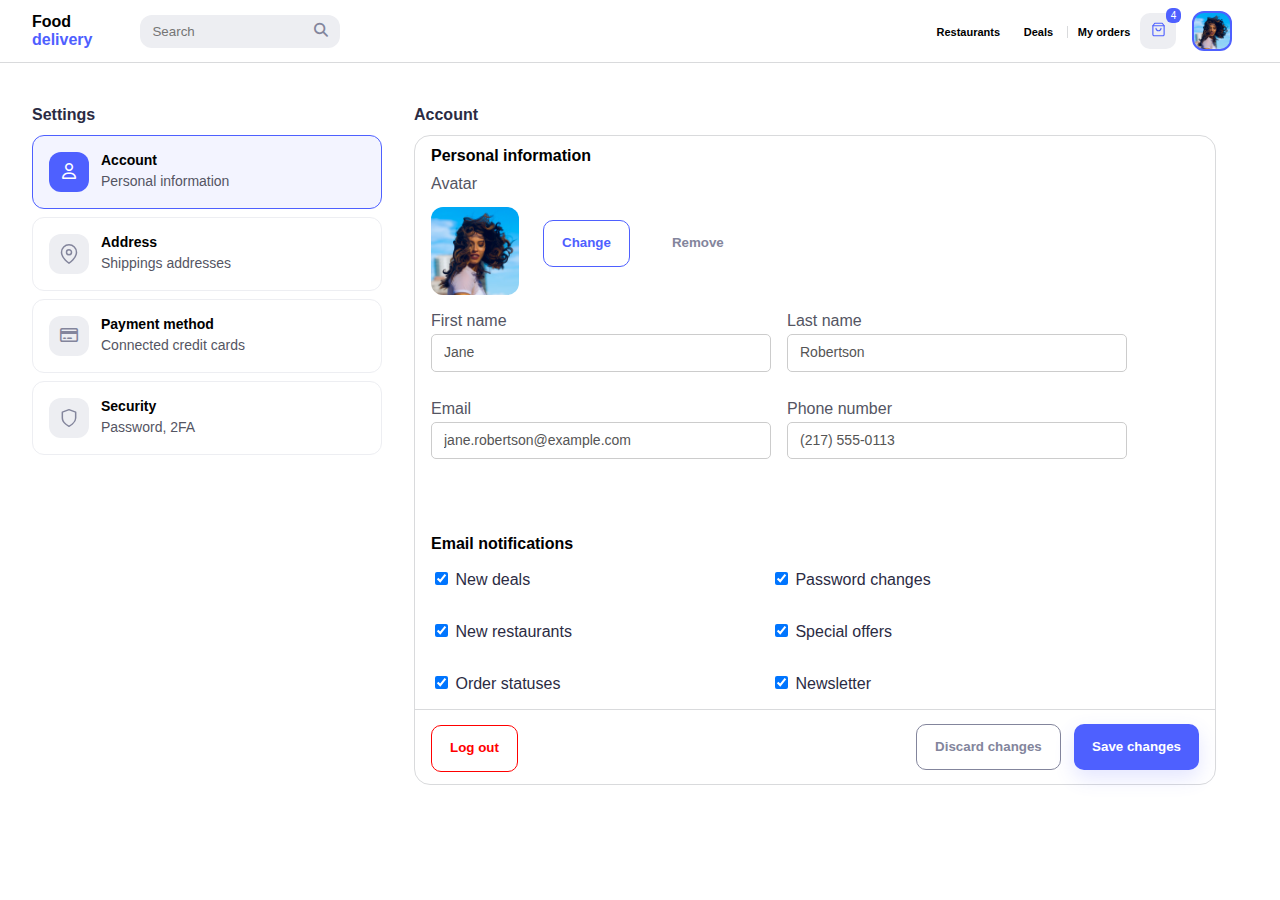
<file: Account Settings page/index.html>
<!DOCTYPE html>
<html lang="en">
  <head>
    <meta charset="UTF-8" />
    <meta http-equiv="X-UA-Compatible" content="IE=edge" />
    <meta name="viewport" content="width=device-width, initial-scale=1.0" />
    <link
      rel="stylesheet"
      href="https://cdnjs.cloudflare.com/ajax/libs/font-awesome/6.1.1/css/all.min.css"
    />
    <link rel="stylesheet" href="./css/style.css" />
    <title>Account settings</title>
  </head>
  <body>
    <header class="flex-container">
      <section>
        <h1>Food<br /><span>delivery</span></h1>
        <div class="search-bar-container">
          <span>
            <i class="fa-solid fa-magnifying-glass"></i>
          </span>
          <input type="search" name="search-bar" placeholder="Search" />
        </div>
      </section>
      <nav>
        <ul>
          <li><a href="/">Restaurants</a></li>
          <li>
            <a href="/"> Deals </a>
          </li>
          <li>
            <a href="/"> My orders </a>
          </li>
        </ul>
        <div>
          <span class="quantity-badge">4</span>
          <button>
            <svg
              width="15"
              height="15"
              viewBox="0 0 20 20"
              fill="none"
              xmlns="http://www.w3.org/2000/svg"
            >
              <path
                d="M5 1.66666L2.5 4.99999V16.6667C2.5 17.1087 2.67559 17.5326 2.98816 17.8452C3.30072 18.1577 3.72464 18.3333 4.16667 18.3333H15.8333C16.2754 18.3333 16.6993 18.1577 17.0118 17.8452C17.3244 17.5326 17.5 17.1087 17.5 16.6667V4.99999L15 1.66666H5Z"
                stroke="#4E60FF"
                stroke-width="1.5"
                stroke-linecap="round"
                stroke-linejoin="round"
              />
              <path
                d="M2.5 5H17.5"
                stroke="#4E60FF"
                stroke-width="1.5"
                stroke-linecap="round"
                stroke-linejoin="round"
              />
              <path
                d="M13.3333 8.33334C13.3333 9.2174 12.9821 10.0652 12.357 10.6904C11.7319 11.3155 10.884 11.6667 9.99999 11.6667C9.11593 11.6667 8.26809 11.3155 7.64297 10.6904C7.01785 10.0652 6.66666 9.2174 6.66666 8.33334"
                stroke="#4E60FF"
                stroke-width="1.5"
                stroke-linecap="round"
                stroke-linejoin="round"
              />
            </svg>
          </button>
        </div>
        <div></div>
      </nav>
    </header>

    <main>
      <aside>
        <h1>Settings</h1>
        <nav class="settings-nav">
          <ul>
            <li class="settings-active-item">
              <div>
                <div class="settings-item-icon-container">
                  <i class="fa-regular fa-user"></i>
                </div>
                <div>
                  <h4>Account</h4>
                  <span> Personal information </span>
                </div>
              </div>
            </li>

            <li>
              <div>
                <div class="settings-item-icon-container">
                  <svg
                    width="20"
                    height="20"
                    viewBox="0 0 20 20"
                    fill="none"
                    xmlns="http://www.w3.org/2000/svg"
                    style="margin: 10px"
                  >
                    <path
                      d="M17.5 8.33333C17.5 14.1667 10 19.1667 10 19.1667C10 19.1667 2.5 14.1667 2.5 8.33333C2.5 6.3442 3.29018 4.43655 4.6967 3.03003C6.10322 1.6235 8.01088 0.833328 10 0.833328C11.9891 0.833328 13.8968 1.6235 15.3033 3.03003C16.7098 4.43655 17.5 6.3442 17.5 8.33333Z"
                      stroke="#83859C"
                      stroke-width="1.5"
                      stroke-linecap="round"
                      stroke-linejoin="round"
                    />
                    <path
                      d="M10 10.8333C11.3807 10.8333 12.5 9.71404 12.5 8.33333C12.5 6.95262 11.3807 5.83333 10 5.83333C8.61929 5.83333 7.5 6.95262 7.5 8.33333C7.5 9.71404 8.61929 10.8333 10 10.8333Z"
                      stroke="#83859C"
                      stroke-width="1.5"
                      stroke-linecap="round"
                      stroke-linejoin="round"
                    />
                  </svg>
                </div>
                <div>
                  <h4>Address</h4>
                  <span> Shippings addresses </span>
                </div>
              </div>
            </li>

            <li>
              <div>
                <div class="settings-item-icon-container">
                  <i class="fa-regular fa-credit-card"></i>
                </div>
                <div>
                  <h4>Payment method</h4>
                  <span> Connected credit cards </span>
                </div>
              </div>
            </li>

            <li>
              <div>
                <div class="settings-item-icon-container">
                  <svg
                    width="20"
                    height="20"
                    viewBox="0 0 20 20"
                    fill="none"
                    xmlns="http://www.w3.org/2000/svg"
                    style="margin: 10px"
                  >
                    <path
                      d="M9.99998 18.3333C9.99998 18.3333 16.6666 15 16.6666 10V4.16667L9.99998 1.66667L3.33331 4.16667V10C3.33331 15 9.99998 18.3333 9.99998 18.3333Z"
                      stroke="#83859C"
                      stroke-width="1.5"
                      stroke-linecap="round"
                      stroke-linejoin="round"
                    />
                  </svg>
                </div>
                <div>
                  <h4>Security</h4>
                  <span> Password, 2FA </span>
                </div>
              </div>
            </li>
          </ul>
        </nav>
      </aside>

      <section class="selected-settings-item-container">
        <h1>Account</h1>
        <div>
          <form action="/">
            <h1>Personal information</h1>
            <section>
              <div class="avatar-settings-container">
                <label>
                  <span> Avatar </span>
                  <input
                    type="image"
                    src="./assets/profilePic.png"
                    alt="Profile image"
                  />
                </label>

                <div>
                  <button class="form-btn">Change</button>
                </div>

                <div>
                  <button class="form-btn">Remove</button>
                </div>
              </div>

              <div class="txt-inp-container">
                <label>
                  <span> First name </span>
                  <input type="text" name="first-name" value="Jane" required />
                </label>
                <label>
                  <span> Last name </span>
                  <input
                    type="text"
                    name="last-name"
                    value="Robertson"
                    required
                  />
                </label>
              </div>
              <div class="txt-inp-container">
                <label>
                  <span> Email </span>
                  <input
                    type="email"
                    name="email"
                    value="jane.robertson@example.com"
                    required
                  />
                </label>
                <label>
                  <span> Phone number </span>
                  <input
                    type="tel"
                    name="phone-number"
                    value="(217) 555-0113"
                    required
                  />
                </label>
              </div>

              <h1>Email notifications</h1>
              <div class="checkbox-inp-container">
                <div>
                  <label>
                    <input type="checkbox" name="new-deals" checked />
                    New deals
                  </label>
                  <label>
                    <input type="checkbox" name="new-restaurants" checked />
                    New restaurants
                  </label>
                  <label>
                    <input type="checkbox" name="order-statuses" checked />
                    Order statuses
                  </label>
                </div>
                <div>
                  <label>
                    <input type="checkbox" name="password-changes" checked />
                    Password changes
                  </label>
                  <label>
                    <input type="checkbox" name="special-offers" checked />
                    Special offers
                  </label>
                  <label>
                    <input type="checkbox" name="newsletter" checked />
                    Newsletter
                  </label>
                </div>
              </div>
              <div class="log-out-btn-container">
                <button class="form-btn">
                  <a href="/">Log out</a>
                </button>
              </div>
            </section>

            <div class="form-btns-container">
              <input
                class="form-btn"
                type="submit"
                name="submit"
                value="Save changes"
              />
              <input class="form-btn" type="reset" value="Discard changes" />
            </div>
          </form>
        </div>
      </section>
    </main>

    <footer></footer>
  </body>
</html>
</file>
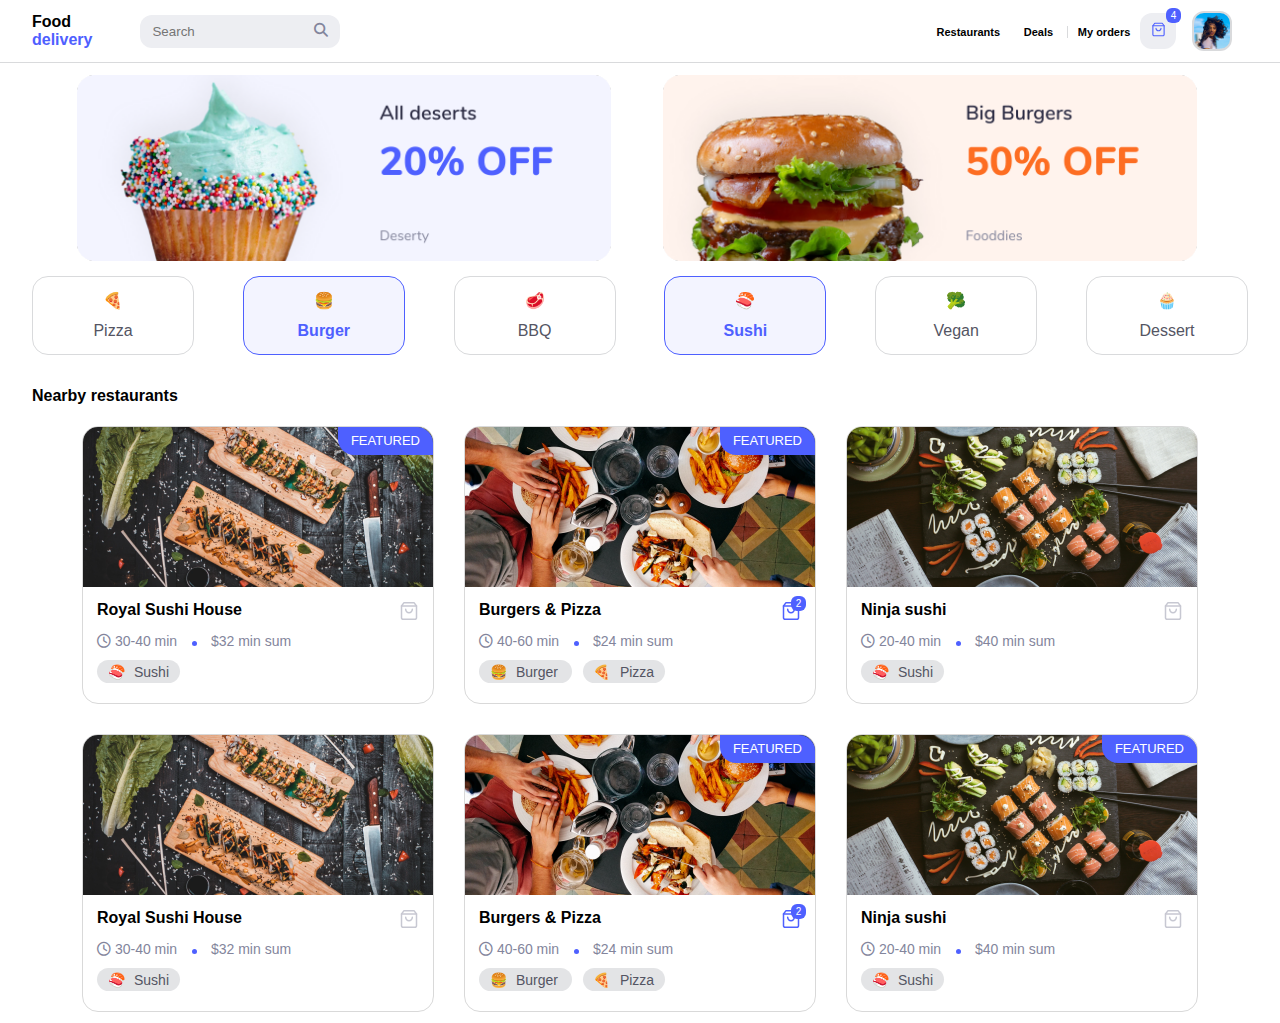
<file: Home page/index.html>
<!DOCTYPE html>
<html lang="en">
  <head>
    <meta charset="UTF-8" />
    <meta http-equiv="X-UA-Compatible" content="IE=edge" />
    <meta name="viewport" content="width=device-width, initial-scale=1.0" />
    <link
      rel="stylesheet"
      href="https://cdnjs.cloudflare.com/ajax/libs/font-awesome/6.1.1/css/all.min.css"
    />
    <link rel="stylesheet" href="./css/style.css" />
    <title>Home</title>
  </head>

  <body>
    <header class="flex-container">
      <section>
        <h1>Food<br /><span>delivery</span></h1>
        <div class="search-bar-container">
          <span>
            <i class="fa-solid fa-magnifying-glass"></i>
          </span>
          <input type="search" name="search-bar" placeholder="Search" />
        </div>
      </section>
      <nav>
        <ul>
          <li><a href="/">Restaurants</a></li>
          <li>
            <a href="/"> Deals </a>
          </li>
          <li>
            <a href="/"> My orders </a>
          </li>
        </ul>
        <div>
          <span class="quantity-badge">4</span>
          <button>
            <svg
              width="15"
              height="15"
              viewBox="0 0 20 20"
              fill="none"
              xmlns="http://www.w3.org/2000/svg"
            >
              <path
                d="M5 1.66666L2.5 4.99999V16.6667C2.5 17.1087 2.67559 17.5326 2.98816 17.8452C3.30072 18.1577 3.72464 18.3333 4.16667 18.3333H15.8333C16.2754 18.3333 16.6993 18.1577 17.0118 17.8452C17.3244 17.5326 17.5 17.1087 17.5 16.6667V4.99999L15 1.66666H5Z"
                stroke="#4E60FF"
                stroke-width="1.5"
                stroke-linecap="round"
                stroke-linejoin="round"
              />
              <path
                d="M2.5 5H17.5"
                stroke="#4E60FF"
                stroke-width="1.5"
                stroke-linecap="round"
                stroke-linejoin="round"
              />
              <path
                d="M13.3333 8.33334C13.3333 9.2174 12.9821 10.0652 12.357 10.6904C11.7319 11.3155 10.884 11.6667 9.99999 11.6667C9.11593 11.6667 8.26809 11.3155 7.64297 10.6904C7.01785 10.0652 6.66666 9.2174 6.66666 8.33334"
                stroke="#4E60FF"
                stroke-width="1.5"
                stroke-linecap="round"
                stroke-linejoin="round"
              />
            </svg>
          </button>
        </div>
        <div></div>
      </nav>
    </header>

    <main>
      <section class="deals-container flex-container">
        <picture>
          <source
            media="(max-width: 500px)"
            srcset="./assets/Deal1-responsive.png"
          />
          <img
            src="./assets/Deal1.png"
            alt="Deal1"
            style="border-radius: 18px"
          />
        </picture>
        <picture>
          <source
            media="(max-width: 500px)"
            srcset="./assets/Deal2-responsive.png"
          />
          <img
            src="./assets/Deal2.png"
            alt="Deal2"
            style="border-radius: 18px"
          />
        </picture>
      </section>
      <section class="category-menu">
        <nav>
          <ul>
            <li>
              <div class="category-item">
                <span>🍕</span>
                <p>Pizza</p>
              </div>
            </li>
            <li>
              <div class="category-item category-item-selected">
                <span>🍔</span>
                <p>Burger</p>
              </div>
            </li>
            <li>
              <div class="category-item">
                <span>🥩</span>
                <p>BBQ</p>
              </div>
            </li>
            <li>
              <div class="category-item category-item-selected">
                <span>🍣</span>
                <p>Sushi</p>
              </div>
            </li>
            <li>
              <div class="category-item">
                <span>🥦</span>
                <p>Vegan</p>
              </div>
            </li>
            <li>
              <div class="category-item">
                <span>🧁</span>
                <p>Dessert</p>
              </div>
            </li>
          </ul>
        </nav>
      </section>

      <section class="res-suggestion-container">
        <h1>Nearby restaurants</h1>
        <section class="res-container flex-container">
          <div class="res-item">
            <div
              class="res-img-wrapper"
              style="background-image: url('./assets/Royal-sushi-house.png')"
            >
              <span class="res-featured-item">Featured</span>
            </div>
            <div class="res-details-container">
              <div class="res-item-info">
                <span>
                  <svg
                    width="20"
                    height="20"
                    viewBox="0 0 20 20"
                    fill="none"
                    xmlns="http://www.w3.org/2000/svg"
                  >
                    <path
                      d="M5 1.66667L2.5 5.00001V16.6667C2.5 17.1087 2.67559 17.5326 2.98816 17.8452C3.30072 18.1577 3.72464 18.3333 4.16667 18.3333H15.8333C16.2754 18.3333 16.6993 18.1577 17.0118 17.8452C17.3244 17.5326 17.5 17.1087 17.5 16.6667V5.00001L15 1.66667H5Z"
                      stroke="#C7C8D2"
                      stroke-width="1.5"
                      stroke-linecap="round"
                      stroke-linejoin="round"
                    />
                    <path
                      d="M2.5 5H17.5"
                      stroke="#C7C8D2"
                      stroke-width="1.5"
                      stroke-linecap="round"
                      stroke-linejoin="round"
                    />
                    <path
                      d="M13.3333 8.33333C13.3333 9.21738 12.9821 10.0652 12.357 10.6904C11.7319 11.3155 10.8841 11.6667 10 11.6667C9.11595 11.6667 8.2681 11.3155 7.64298 10.6904C7.01786 10.0652 6.66667 9.21738 6.66667 8.33333"
                      stroke="#C7C8D2"
                      stroke-width="1.5"
                      stroke-linecap="round"
                      stroke-linejoin="round"
                    />
                  </svg>
                </span>
                <h1>Royal Sushi House</h1>
              </div>

              <div class="dur-pri-info">
                <span>
                  <i class="fa-regular fa-clock"></i>
                  <time datetime="PT40M">30-40 min</time>
                </span>
                <span class="dot"></span>
                <span>$32 min sum</span>
              </div>
              <div class="res-categories">
                <span class="res-item-category">
                  <span>🍣</span>
                  <span>Sushi</span>
                </span>
              </div>
            </div>
          </div>

          <div class="res-item">
            <div
              class="res-img-wrapper"
              style="background-image: url('./assets/Burgers-&-pizza.png')"
            >
              <span class="res-featured-item">Featured</span>
            </div>
            <div class="res-details-container">
              <div class="res-item-info">
                <span>
                  <span class="quantity-badge">2</span>
                  <svg
                    width="20"
                    height="20"
                    viewBox="0 0 20 20"
                    fill="none"
                    xmlns="http://www.w3.org/2000/svg"
                  >
                    <path
                      d="M5 1.66667L2.5 5.00001V16.6667C2.5 17.1087 2.67559 17.5326 2.98816 17.8452C3.30072 18.1577 3.72464 18.3333 4.16667 18.3333H15.8333C16.2754 18.3333 16.6993 18.1577 17.0118 17.8452C17.3244 17.5326 17.5 17.1087 17.5 16.6667V5.00001L15 1.66667H5Z"
                      stroke="#4E60FF"
                      stroke-width="1.5"
                      stroke-linecap="round"
                      stroke-linejoin="round"
                    />
                    <path
                      d="M2.5 5H17.5"
                      stroke="#4E60FF"
                      stroke-width="1.5"
                      stroke-linecap="round"
                      stroke-linejoin="round"
                    />
                    <path
                      d="M13.3333 8.33333C13.3333 9.21738 12.9821 10.0652 12.357 10.6904C11.7319 11.3155 10.8841 11.6667 10 11.6667C9.11595 11.6667 8.2681 11.3155 7.64298 10.6904C7.01786 10.0652 6.66667 9.21738 6.66667 8.33333"
                      stroke="#4E60FF"
                      stroke-width="1.5"
                      stroke-linecap="round"
                      stroke-linejoin="round"
                    />
                  </svg>
                </span>
                <h1>Burgers & Pizza</h1>
              </div>

              <div class="dur-pri-info">
                <span>
                  <i class="fa-regular fa-clock"></i>
                  <time datetime="PT60M">40-60 min</time>
                </span>
                <span class="dot"></span>
                <span>$24 min sum</span>
              </div>
              <div class="res-categories">
                <span class="res-item-category">
                  <span>🍔</span>
                  <span>Burger</span>
                </span>
                <span class="res-item-category">
                  <span>🍕</span>
                  <span>Pizza</span>
                </span>
              </div>
            </div>
          </div>

          <div class="res-item">
            <div
              class="res-img-wrapper"
              style="background-image: url('./assets/Ninja-sushi.png')"
            ></div>
            <div class="res-details-container">
              <div class="res-item-info">
                <span>
                  <svg
                    width="20"
                    height="20"
                    viewBox="0 0 20 20"
                    fill="none"
                    xmlns="http://www.w3.org/2000/svg"
                  >
                    <path
                      d="M5 1.66667L2.5 5.00001V16.6667C2.5 17.1087 2.67559 17.5326 2.98816 17.8452C3.30072 18.1577 3.72464 18.3333 4.16667 18.3333H15.8333C16.2754 18.3333 16.6993 18.1577 17.0118 17.8452C17.3244 17.5326 17.5 17.1087 17.5 16.6667V5.00001L15 1.66667H5Z"
                      stroke="#C7C8D2"
                      stroke-width="1.5"
                      stroke-linecap="round"
                      stroke-linejoin="round"
                    />
                    <path
                      d="M2.5 5H17.5"
                      stroke="#C7C8D2"
                      stroke-width="1.5"
                      stroke-linecap="round"
                      stroke-linejoin="round"
                    />
                    <path
                      d="M13.3333 8.33333C13.3333 9.21738 12.9821 10.0652 12.357 10.6904C11.7319 11.3155 10.8841 11.6667 10 11.6667C9.11595 11.6667 8.2681 11.3155 7.64298 10.6904C7.01786 10.0652 6.66667 9.21738 6.66667 8.33333"
                      stroke="#C7C8D2"
                      stroke-width="1.5"
                      stroke-linecap="round"
                      stroke-linejoin="round"
                    />
                  </svg>
                </span>
                <h1>Ninja sushi</h1>
              </div>

              <div class="dur-pri-info">
                <span>
                  <i class="fa-regular fa-clock"></i>
                  <time datetime="PT40M">20-40 min</time>
                </span>
                <span class="dot"></span>
                <span>$40 min sum</span>
              </div>
              <div class="res-categories">
                <span class="res-item-category">
                  <span>🍣</span>
                  <span>Sushi</span>
                </span>
              </div>
            </div>
          </div>

          <div class="res-item">
            <div
              class="res-img-wrapper"
              style="background-image: url('./assets/Royal-sushi-house.png')"
            ></div>
            <div class="res-details-container">
              <div class="res-item-info">
                <span>
                  <svg
                    width="20"
                    height="20"
                    viewBox="0 0 20 20"
                    fill="none"
                    xmlns="http://www.w3.org/2000/svg"
                  >
                    <path
                      d="M5 1.66667L2.5 5.00001V16.6667C2.5 17.1087 2.67559 17.5326 2.98816 17.8452C3.30072 18.1577 3.72464 18.3333 4.16667 18.3333H15.8333C16.2754 18.3333 16.6993 18.1577 17.0118 17.8452C17.3244 17.5326 17.5 17.1087 17.5 16.6667V5.00001L15 1.66667H5Z"
                      stroke="#C7C8D2"
                      stroke-width="1.5"
                      stroke-linecap="round"
                      stroke-linejoin="round"
                    />
                    <path
                      d="M2.5 5H17.5"
                      stroke="#C7C8D2"
                      stroke-width="1.5"
                      stroke-linecap="round"
                      stroke-linejoin="round"
                    />
                    <path
                      d="M13.3333 8.33333C13.3333 9.21738 12.9821 10.0652 12.357 10.6904C11.7319 11.3155 10.8841 11.6667 10 11.6667C9.11595 11.6667 8.2681 11.3155 7.64298 10.6904C7.01786 10.0652 6.66667 9.21738 6.66667 8.33333"
                      stroke="#C7C8D2"
                      stroke-width="1.5"
                      stroke-linecap="round"
                      stroke-linejoin="round"
                    />
                  </svg>
                </span>
                <h1>Royal Sushi House</h1>
              </div>

              <div class="dur-pri-info">
                <span>
                  <i class="fa-regular fa-clock"></i>
                  <time datetime="PT40M">30-40 min</time>
                </span>
                <span class="dot"></span>
                <span>$32 min sum</span>
              </div>
              <div class="res-categories">
                <span class="res-item-category">
                  <span>🍣</span>
                  <span>Sushi</span>
                </span>
              </div>
            </div>
          </div>

          <div class="res-item">
            <div
              class="res-img-wrapper"
              style="background-image: url('./assets/Burgers-&-pizza.png')"
            >
              <span class="res-featured-item">Featured</span>
            </div>
            <div class="res-details-container">
              <div class="res-item-info">
                <span>
                  <span class="quantity-badge">2</span>
                  <svg
                    width="20"
                    height="20"
                    viewBox="0 0 20 20"
                    fill="none"
                    xmlns="http://www.w3.org/2000/svg"
                  >
                    <path
                      d="M5 1.66667L2.5 5.00001V16.6667C2.5 17.1087 2.67559 17.5326 2.98816 17.8452C3.30072 18.1577 3.72464 18.3333 4.16667 18.3333H15.8333C16.2754 18.3333 16.6993 18.1577 17.0118 17.8452C17.3244 17.5326 17.5 17.1087 17.5 16.6667V5.00001L15 1.66667H5Z"
                      stroke="#4E60FF"
                      stroke-width="1.5"
                      stroke-linecap="round"
                      stroke-linejoin="round"
                    />
                    <path
                      d="M2.5 5H17.5"
                      stroke="#4E60FF"
                      stroke-width="1.5"
                      stroke-linecap="round"
                      stroke-linejoin="round"
                    />
                    <path
                      d="M13.3333 8.33333C13.3333 9.21738 12.9821 10.0652 12.357 10.6904C11.7319 11.3155 10.8841 11.6667 10 11.6667C9.11595 11.6667 8.2681 11.3155 7.64298 10.6904C7.01786 10.0652 6.66667 9.21738 6.66667 8.33333"
                      stroke="#4E60FF"
                      stroke-width="1.5"
                      stroke-linecap="round"
                      stroke-linejoin="round"
                    />
                  </svg>
                </span>
                <h1>Burgers & Pizza</h1>
              </div>

              <div class="dur-pri-info">
                <span>
                  <i class="fa-regular fa-clock"></i>
                  <time datetime="PT60M">40-60 min</time>
                </span>
                <span class="dot"></span>
                <span>$24 min sum</span>
              </div>
              <div class="res-categories">
                <span class="res-item-category">
                  <span>🍔</span>
                  <span>Burger</span>
                </span>
                <span class="res-item-category">
                  <span>🍕</span>
                  <span>Pizza</span>
                </span>
              </div>
            </div>
          </div>

          <div class="res-item">
            <div
              class="res-img-wrapper"
              style="background-image: url('./assets/Ninja-sushi.png')"
            >
              <span class="res-featured-item">Featured</span>
            </div>
            <div class="res-details-container">
              <div class="res-item-info">
                <span>
                  <svg
                    width="20"
                    height="20"
                    viewBox="0 0 20 20"
                    fill="none"
                    xmlns="http://www.w3.org/2000/svg"
                  >
                    <path
                      d="M5 1.66667L2.5 5.00001V16.6667C2.5 17.1087 2.67559 17.5326 2.98816 17.8452C3.30072 18.1577 3.72464 18.3333 4.16667 18.3333H15.8333C16.2754 18.3333 16.6993 18.1577 17.0118 17.8452C17.3244 17.5326 17.5 17.1087 17.5 16.6667V5.00001L15 1.66667H5Z"
                      stroke="#C7C8D2"
                      stroke-width="1.5"
                      stroke-linecap="round"
                      stroke-linejoin="round"
                    />
                    <path
                      d="M2.5 5H17.5"
                      stroke="#C7C8D2"
                      stroke-width="1.5"
                      stroke-linecap="round"
                      stroke-linejoin="round"
                    />
                    <path
                      d="M13.3333 8.33333C13.3333 9.21738 12.9821 10.0652 12.357 10.6904C11.7319 11.3155 10.8841 11.6667 10 11.6667C9.11595 11.6667 8.2681 11.3155 7.64298 10.6904C7.01786 10.0652 6.66667 9.21738 6.66667 8.33333"
                      stroke="#C7C8D2"
                      stroke-width="1.5"
                      stroke-linecap="round"
                      stroke-linejoin="round"
                    />
                  </svg>
                </span>
                <h1>Ninja sushi</h1>
              </div>

              <div class="dur-pri-info">
                <span>
                  <i class="fa-regular fa-clock"></i>
                  <time datetime="PT40M">20-40 min</time>
                </span>
                <span class="dot"></span>
                <span>$40 min sum</span>
              </div>
              <div class="res-categories">
                <span class="res-item-category">
                  <span>🍣</span>
                  <span>Sushi</span>
                </span>
              </div>
            </div>
          </div>
        </section>
      </section>
    </main>

    <footer></footer>
  </body>
</html>
</file>
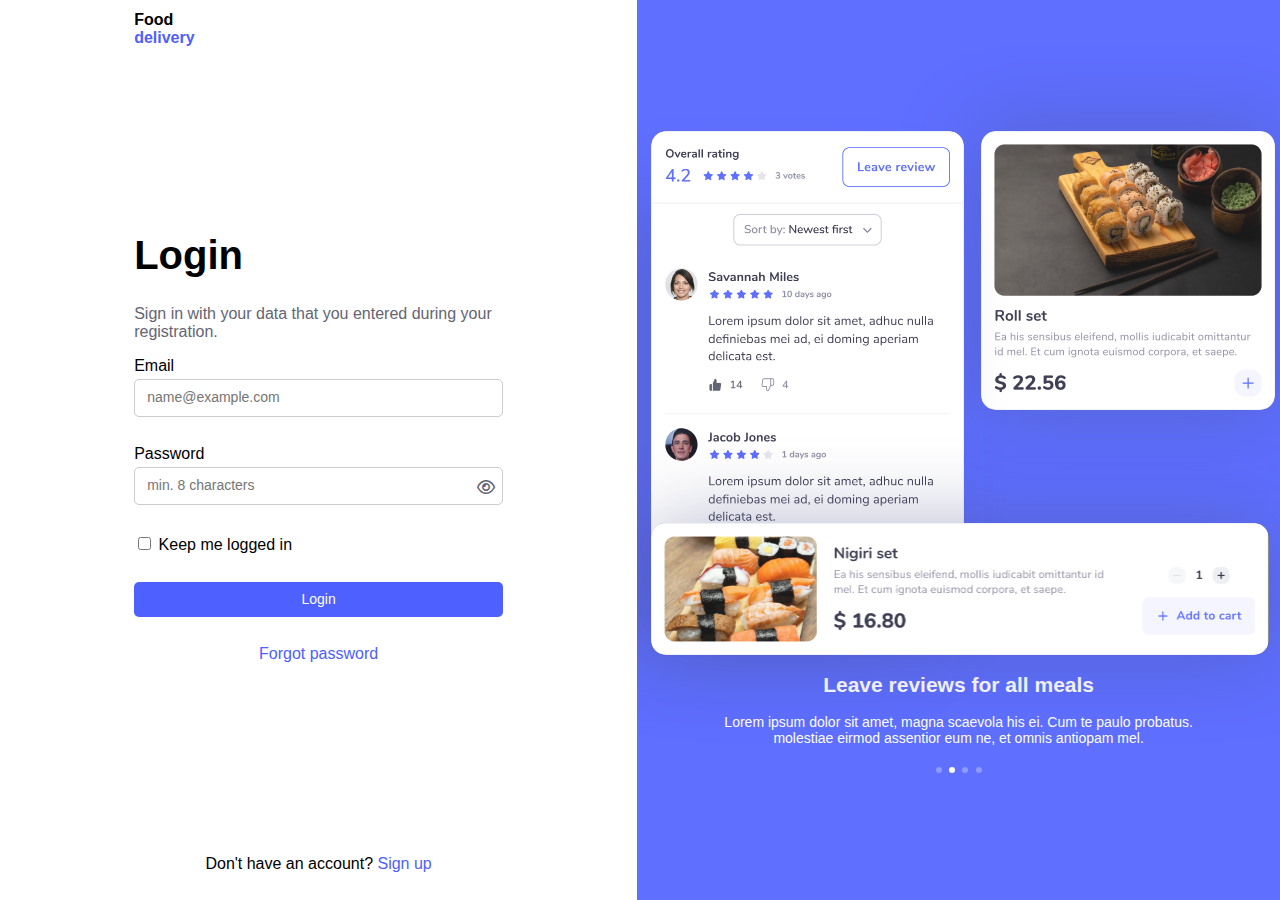
<file: Login page/index.html>
<!DOCTYPE html>
<html lang="en">
  <head>
    <meta charset="UTF-8" />
    <meta http-equiv="X-UA-Compatible" content="IE=edge" />
    <meta name="viewport" content="width=device-width, initial-scale=1.0" />
    <link
      rel="stylesheet"
      href="https://cdnjs.cloudflare.com/ajax/libs/font-awesome/6.1.1/css/all.min.css"
    />
    <link rel="stylesheet" href="./css/styles.css" />
    <title>Login</title>
  </head>
  <body>
    <main class="main-sec-container">
      <div class="main-sec">
        <header class="main-sec__logo">
          <h1 class="logo__heading">
            Food<br /><span class="logo__heading--delivery">delivery</span>
          </h1>
        </header>
        <div class="main-sec__login-form-container">
          <h1 class="login-form-container__heading--login">Login</h1>
          <p class="login-form-container__paragraph--sign-in-details">
            Sign in with your data that you entered during your registration.
          </p>
          <form class="form-sec" action="/" method="post">
            <div class="form-sec__item-container">
              <label>
                Email
                <input
                  type="email"
                  name="email"
                  placeholder="name@example.com"
                  required
                />
              </label>
            </div>
            <div class="form-sec__item-container">
              <label>
                Password
                <input
                  type="password"
                  name="password"
                  placeholder="min. 8 characters"
                  required
                />
              </label>
              <span>
                <i class="fa-regular fa-eye"></i>
              </span>
            </div>
            <div class="form-sec__item-container">
              <label>
                <input type="checkbox" name="keep-user-logged-in" />
                Keep me logged in
              </label>
            </div>
            <div class="form-sec__item-container">
              <input type="submit" name="submit" value="Login" />
            </div>
          </form>
          <p class="login-form-container__paragraph--forgot-pwd">
            <a href="/">Forgot password</a>
          </p>
        </div>

        <p class="login-form-container__paragraph--registeration">
          Don't have an account? <a href="/">Sign up</a>
        </p>
      </div>
      <aside class="main-sec__reviews">
        <div class="reviews__img-container">
          <img
            src="./assets/Ad1.png"
            alt="ads1"
            width="294"
            height="279"
            class="reviews__img--ads"
            style="right: 0"
          />
          <img
            src="./assets/Ad2.png"
            alt="ads2"
            width="618"
            height="132"
            class="reviews__img--ads"
            style="top: auto; bottom: 0; z-index: 10"
          />
          <img
            src="./assets/Reviews.png"
            alt="reviews"
            width="313"
            height="440"
            class="reviews__img--ads"
            style="box-shadow: -40px 70px 80px #3139784d"
          />
        </div>

        <div class="reviews__txt-container">
          <h2>Leave reviews for all meals</h2>
          <p class="reviews__paragraph--discription">
            Lorem ipsum dolor sit amet, magna scaevola his ei. Cum te paulo
            probatus. <br />
            molestiae eirmod assentior eum ne, et omnis antiopam mel.
          </p>
          <div class="reviews__img-slides-dots-container">
            <span class="reviews__img-slides--dot"></span>
            <span class="reviews__img-slides--dot"></span>
            <span class="reviews__img-slides--dot"></span>
            <span class="reviews__img-slides--dot"></span>
          </div>
        </div>
      </aside>
    </main>
    <footer></footer>
  </body>
</html>
</file>
<file: Account Settings page/css/style.css>
::-webkit-scrollbar {
  width: 5px;
  background-color: transparent;
}

::-webkit-scrollbar-thumb {
  background-color: #333;
  border-radius: 1.25em;
}

body {
  margin: 0;
  font-family: sans-serif;
  overflow: auto;
  min-width: 380px;
  overflow-x: hidden;
}

.flex-container {
  padding: 0.7em 2em;
  display: flex;
  justify-content: space-between;
  align-items: center;
}

header {
  border-bottom: 1px solid #d9dadc;
  box-sizing: border-box;
}
header > section {
  display: flex;
  gap: 3em;
  align-items: center;
}

h1 {
  font-size: 16px;
}

header h1 {
  margin: 0;
}

header > section > h1 > span {
  color: #4e60ff;
}

.search-bar-container {
  position: relative;
  width: 200px;
  font-size: 14px;
  line-height: 1.4;
}

.search-bar-container input[type="search"] {
  outline: 0;
  border-radius: 12px;
  border: none;
  padding: 9px 12px;
  background-color: #edeef2;
  width: 100%;
}

input[type="search"]::-webkit-search-cancel-button {
  display: none;
}

header nav {
  display: flex;
  align-items: center;
}

header > section > div > span {
  position: absolute;
  padding: 7px 12px;
  right: 0;
  bottom: 0;
  color: #83859c;
}

nav > ul {
  padding: 0;
  margin: 0;
  list-style-type: none;
}

header nav > ul {
  order: 1;
}

header nav li {
  display: inline-block;
  padding: 0 0.875em;
  font-weight: 600;
  font-size: 11px;
}
header nav li:last-child {
  border-left: 1px solid #d9dadc;
}

header nav li > a {
  text-decoration: none;
  color: inherit;
}

header nav > div {
  position: relative;
}

header nav > div > button {
  border: none;
  background-color: #edeef2;
}

header nav > div > button:active {
  background-color: #d9d9d9;
}

.quantity-badge {
  position: absolute;
  font-size: 10px;
  line-height: 15px;
  right: -5px;
  top: -5px;
  color: #fff;
  background-color: #4e60ff;
  border-radius: 6px;
  width: 15px;
  height: 15px;
  text-align: center;
}

header nav > div:nth-child(2) {
  order: 2;
}

:is(header nav > div:nth-child(3), nav > div > button) {
  border-radius: 0.75em;
  width: 36px;
  height: 36px;
  cursor: pointer;
}

header nav > div:nth-child(3) {
  background-image: url("../assets/profilePic.png");
  background-repeat: no-repeat;
  background-size: cover;
  margin: 0 1em;
  border: 2px solid #4e60ff;
  order: 3;
}

main {
  padding: 2em;
  display: flex;
  row-gap: 1.875em;
}

main > aside {
  flex: 0 1 350px;
}

main > * > h1 {
  color: #2b2b43;
}

.settings-nav li > div {
  display: flex;
  border: 1px solid #edeef2;
  border-radius: 0.75em;
  gap: 0.75em;
  margin: 0.5em 0;
  padding: 1em;
  cursor: pointer;
}

.settings-nav li > div:hover {
  border-color: #697bff;
  background-color: #f8f9ff;
}

.settings-item-icon-container {
  width: 40px;
  height: 40px;
  border-radius: 0.75em;
  background-color: #edeef2;
  text-align: center;
  line-height: 40px;
  color: rgb(131, 133, 156);
}

.settings-nav li > div h4 {
  margin: 0 0 0.4em;
}

.settings-nav li > div > div:nth-child(2) {
  font-size: 14px;
}

.settings-nav li > div > div > span {
  color: #545563;
}

.settings-active-item > div {
  border-color: #4e60ff !important;
  background-color: #f3f4ff;
}

.settings-active-item .settings-item-icon-container {
  background-color: #4e60ff;
  color: #fff;
}

.settings-active-item .settings-item-icon-container > svg path {
  stroke: #fff;
}

.selected-settings-item-container {
  padding: 0 2em;
  flex: 1 1 522px;
  position: relative;
}

.selected-settings-item-container > div {
  border: 1px solid #d9dadc;
  border-radius: 1em;
}

.selected-settings-item-container form > * {
  padding: 0 1em;
}

.avatar-settings-container {
  display: flex;
  align-items: center;
  gap: 1.5em;
}
.form-btn {
  padding: 0.875rem 1.125rem;
  background-color: transparent;
  line-height: 1.25em;
  cursor: pointer;
  font-weight: 600;
  text-align: center;
  border-radius: 0.75em;
}

.avatar-settings-container > div:nth-child(2) > button {
  border: 1px solid #4e60ff;
  color: #4e60ff;
}

.avatar-settings-container > div > button:hover {
  background-color: #f8f9ff;
}
.avatar-settings-container > div:nth-child(2) > button:hover {
  border-color: #697bff;
}

.avatar-settings-container > div:nth-child(3) > button {
  border: none;
  color: #83859c;
}

input[type="image"] {
  border-radius: 0.75rem;
  margin: 1em 0;
  width: 88px;
}
form label {
  color: #545563;
}

form label > span {
  display: block;
}

.txt-inp-container {
  display: flex;
  gap: 1em;
}

.txt-inp-container + div {
  margin-bottom: 3em;
}

.txt-inp-container > label,
.checkbox-inp-container > div {
  flex: 0 1 340px;
}

.txt-inp-container input {
  display: block;
  padding: 8px 12px;
  font-size: 14px;
  line-height: 1.4;
  width: calc(100% - 26px);
  color: #555;
  background-color: #fff;
  border: 1px solid #ccc;
  border-radius: 5px;
  margin: 0.3em 0 2em;
}

.txt-inp-container + h1 {
  margin-bottom: 0;
}

form input:focus {
  border-color: #66afe9 !important;
  outline: 0;
  box-shadow: inset 0 1px 1px rgb(0 0 0 / 8%), 0 0 8px rgb(102 175 233 / 60%);
}

.checkbox-inp-container {
  display: flex;
}

.checkbox-inp-container > div {
  display: flex;
  flex-direction: column;
}

.checkbox-inp-container > div > label {
  margin: 1em 0;
  color: #2b2b43;
}

.log-out-btn-container {
  position: absolute;
}

.log-out-btn-container a {
  text-decoration: none;
  color: red;
}

.form-btns-container {
  border-top: 1px solid #d9dadc;
  display: flex;
  flex-direction: row-reverse;
  padding: 1em;
}

.form-btns-container > input,
.log-out-btn-container {
  margin: 1em 0;
}

.log-out-btn-container > button {
  border: 1px solid red;
}

.form-btns-container > input:first-child {
  margin-left: 1em;
}

.form-btns-container > input[value="Discard changes"] {
  border: 1px solid #83859c;
  color: #83859c;
}

.form-btns-container > input[value="Save changes"] {
  background-color: #4e60ff;
  color: #fff;
  border: none;
  box-shadow: 0px 8px 20px rgba(78, 96, 255, 0.16);
}

@media (max-width: 1000px) {
  main > aside {
    flex-grow: 1;
  }
  main {
    flex-direction: column;
  }
  .selected-settings-item-container {
    padding: 0;
  }
}

@media (max-width: 700px) {
  header {
    width: 100%;
  }

  .search-bar-container {
    display: none;
  }

  header nav > ul > li {
    display: none;
  }

  header nav > ul {
    order: 3;
  }

  header nav > div:nth-child(2) {
    order: 1;
  }

  header nav > div:nth-child(3) {
    order: 2;
  }

  header nav > ul::before {
    content: "";
    border-left: 1px solid #d9d9d9;
    padding: 0.5em;
  }

  header nav > ul::after {
    content: "☰";
    background-color: #edeef2;
    font-size: 16px;
    line-height: 36px;
    padding: 10px 11px;
    border-radius: 0.75em;
    color: #737373;
    cursor: pointer;
  }

  .txt-inp-container,
  .checkbox-inp-container {
    flex-wrap: wrap;
  }

  .log-out-btn-container {
    position: unset;
  }

  .form-btns-container > input,
  .log-out-btn-container {
    width: 100%;
  }

  .log-out-btn-container > button {
    width: 100%;
  }
}

@media (max-width: 440px) {
  .avatar-settings-container {
    gap: 0;
    justify-content: space-between;
  }
}
</file>
<file: Home page/css/style.css>
::-webkit-scrollbar {
  width: 5px;
  background-color: transparent;
}

::-webkit-scrollbar-thumb {
  background-color: #333;
  border-radius: 20px;
}

body {
  margin: 0;
  font-family: sans-serif;
  overflow: auto;
  min-width: 295px;
  overflow-x: hidden;
}

.flex-container {
  padding: 0.7em 2em;
  display: flex;
  justify-content: space-between;
  align-items: center;
}

header {
  border-bottom: 1px solid #d9dadc;
  box-sizing: border-box;
}
header > section {
  display: flex;
  gap: 3em;
  align-items: center;
}

h1 {
  font-size: 16px;
  margin: 0;
}

header > section > h1 > span {
  color: #4e60ff;
}

.search-bar-container {
  position: relative;
  width: 200px;
  font-size: 14px;
  line-height: 1.4;
}

.search-bar-container input[type="search"] {
  outline: 0;
  border-radius: 12px;
  border: none;
  padding: 9px 12px;
  background-color: #edeef2;
  width: 100%;
}

input[type="search"]::-webkit-search-cancel-button {
  display: none;
}

header nav {
  display: flex;
  align-items: center;
}

header > section > div > span {
  position: absolute;
  padding: 7px 12px;
  right: 0;
  bottom: 0;
  color: #83859c;
}

nav > ul {
  padding: 0;
  margin: 0;
  list-style-type: none;
}

header nav > ul {
  order: 1;
}

header nav li {
  display: inline-block;
  padding: 0 0.875em;
  font-weight: 600;
  font-size: 11px;
}
header nav li:last-child {
  border-left: 1px solid #d9dadc;
}

header nav li > a {
  text-decoration: none;
  color: inherit;
}

header nav > div {
  position: relative;
}

header nav > div > button {
  border: none;
  background-color: #edeef2;
}

header nav > div > button:active {
  background-color: #d9d9d9;
}

.quantity-badge {
  position: absolute;
  font-size: 10px;
  line-height: 15px;
  right: -5px;
  top: -5px;
  color: #fff;
  background-color: #4e60ff;
  border-radius: 6px;
  width: 15px;
  height: 15px;
  text-align: center;
}

header nav > div:nth-child(2) {
  order: 2;
}

:is(header nav > div:nth-child(3), nav > div > button) {
  border-radius: 12px;
  width: 36px;
  height: 36px;
  cursor: pointer;
}

header nav > div:nth-child(3) {
  background-image: url("../assets/profilePic.png");
  background-repeat: no-repeat;
  background-size: cover;
  margin: 0 1em;
  border: 2px solid #d9dadc;
  order: 3;
}

main {
  max-width: 1750px;
  margin: 0 auto;
}

.deals-container {
  justify-content: space-evenly !important;
}

picture > img {
  max-width: 540px;
  width: calc(100% - 0.37em);
  max-height: 188px;
  min-width: 240px;
}

.category-menu {
  margin-bottom: 2em;
}

.category-menu nav > ul {
  list-style-type: none;
  display: flex;
  row-gap: 1.125em;
  padding: 0 2em;
  flex-wrap: wrap;
  justify-content: space-between;
}

.category-item {
  display: flex;
  flex-direction: column;
  border: 1px solid #d9dadc;
  color: #545563;
  border-radius: 16px;
  width: 160px;
  padding: 0.875em 0;
  gap: 0.75em;
  text-align: center;
  cursor: pointer;
}

.category-item:hover {
  border-color: #697bff;
  background-color: #f8f9ff;
}

.category-item > p {
  margin: 0;
}

.category-item-selected {
  border-color: #4e60ff;
  background-color: #f3f4ff;
  color: #4e60ff;
  font-weight: 600;
}

.res-suggestion-container > h1 {
  padding-left: 2em;
  margin-bottom: 0.625em;
}

.res-container {
  display: flex;
  flex-wrap: wrap;
  gap: 1.875em;
  justify-content: center;
}

.res-item {
  display: flex;
  flex-direction: column;
  border-radius: 16px;
  border: 1px solid #d9d9d9;
  width: 350px;
  height: 276px;
}

.res-item > div {
  position: relative;
}

.res-img-wrapper {
  background-size: cover;
  border-radius: 15px 15px 0 0;
  height: 160px;
}

.res-featured-item {
  font-size: 13px;
  padding: 0.5em 1em;
  color: #fff;
  background-color: #4e60ff;
  text-transform: uppercase;
  position: absolute;
  border-radius: 0 16px;
  right: 0;
}

.res-details-container {
  display: flex;
  flex-direction: column;
  padding: 1em 1em 0.125em;
  justify-content: space-evenly;
  font-size: 14px;
}

.res-details-container > * {
  margin-bottom: 1em;
}

.res-item-info {
  position: relative;
}

.res-item-info > span {
  position: absolute;
  right: 0;
  cursor: pointer;
}

.dur-pri-info {
  color: #83859c;
}

.dot {
  display: inline-block;
  width: 5px;
  height: 5px;
  border-radius: 50%;
  background-color: #4e60ff;
  margin: 0 0.75em;
}

.res-item-category {
  color: #545563;
  background-color: #e3e4e6;
  padding: 0.25em 0.75em;
  margin-right: 0.75em;
  line-height: 1.4;
  border-radius: 16px;
  cursor: pointer;
}

.res-item-category:hover {
  background-color: #d9d9d9;
}

.res-item-category > span:last-child {
  padding-left: 0.4em;
}

@media (max-width: 700px) {
  header {
    width: 100%;
  }

  .search-bar-container {
    display: none;
  }

  header nav > ul > li {
    display: none;
  }

  header nav > ul {
    order: 3;
  }

  header nav > div:nth-child(2) {
    order: 1;
  }

  header nav > div:nth-child(3) {
    order: 2;
  }

  header nav > ul::before {
    content: "";
    border-left: 1px solid #d9d9d9;
    padding: 0.5em;
  }

  header nav > ul::after {
    content: "☰";
    background-color: #edeef2;
    font-size: 16px;
    line-height: 36px;
    padding: 10px 11px;
    border-radius: 12px;
    color: #737373;
    cursor: pointer;
  }

  .deals-container {
    row-gap: 0.75em;
    flex-wrap: wrap;
    justify-content: center;
  }

  .category-menu nav > ul {
    justify-content: space-evenly;
  }

  .category-item {
    width: 110px;
  }
}
</file>
<file: Login page/css/styles.css>
@media (max-width: 780px) {
  .main-sec > * {
    width: 100% !important;
  }
}

@media (max-width: 690px) {
  .main-sec-container > .main-sec__reviews {
    display: none !important;
  }
}

::-webkit-scrollbar {
  width: 5px;
  background-color: transparent;
}

::-webkit-scrollbar-thumb {
  background-color: #333;
  border-radius: 20px;
}

body {
  margin: 0;
  font-family: sans-serif;
  height: 100vh;
  min-height: -webkit-fit-content;
  min-height: -moz-fit-content;
  min-height: fit-content;
}

.main-sec-container {
  display: -webkit-box;
  display: -ms-flexbox;
  display: flex;
  -webkit-box-orient: horizontal;
  -webkit-box-direction: normal;
      -ms-flex-direction: row;
          flex-direction: row;
  -webkit-box-pack: normal;
      -ms-flex-pack: normal;
          justify-content: normal;
  -webkit-box-align: normal;
      -ms-flex-align: normal;
          align-items: normal;
  -ms-flex-wrap: nowrap;
      flex-wrap: nowrap;
  height: 100%;
}

.main-sec-container > * {
  -webkit-box-flex: 1;
      -ms-flex: 1 1 400px;
          flex: 1 1 400px;
}

.main-sec-container > .main-sec__reviews {
  overflow: hidden;
  display: -webkit-box;
  display: -ms-flexbox;
  display: flex;
  -webkit-box-orient: vertical;
  -webkit-box-direction: normal;
      -ms-flex-direction: column;
          flex-direction: column;
  -webkit-box-pack: center;
      -ms-flex-pack: center;
          justify-content: center;
  color: #fff;
  background-color: #4e60ff;
  padding: 2em 1em 1.5em;
  font-size: 14px;
  opacity: 0.9;
}

.main-sec-container > .main-sec__reviews > .reviews__img-container,
.main-sec-container > .main-sec__reviews .reviews__txt-container {
  position: relative;
}

.main-sec-container > .main-sec__reviews > .reviews__img-container:first-child,
.main-sec-container > .main-sec__reviews .reviews__txt-container:first-child {
  width: 624px;
  height: 524px;
  margin: 0 auto;
}

.main-sec-container > .main-sec__reviews > .reviews__img-container h2,
.main-sec-container > .main-sec__reviews .reviews__txt-container h2 {
  text-align: center;
}

.main-sec-container > .main-sec__reviews .reviews__img--ads {
  position: absolute;
  top: 0;
  border-radius: 15px;
  -webkit-box-shadow: 0px 0px 80px #31397866;
          box-shadow: 0px 0px 80px #31397866;
}

.main-sec {
  padding: 0.7em;
  display: -webkit-box;
  display: -ms-flexbox;
  display: flex;
  -webkit-box-orient: vertical;
  -webkit-box-direction: normal;
      -ms-flex-direction: column;
          flex-direction: column;
  -webkit-box-pack: justify;
      -ms-flex-pack: justify;
          justify-content: space-between;
  -webkit-box-align: center;
      -ms-flex-align: center;
          align-items: center;
}

.main-sec > * {
  width: 60%;
}

.main-sec > .main-sec__logo > .logo__heading {
  font-size: 16px;
  margin: 0;
}

.main-sec > .main-sec__logo > .logo__heading > .logo__heading--delivery {
  color: #4e60ff;
}

.main-sec > .main-sec__login-form-container > .login-form-container__heading--login {
  font-size: 2.5em;
}

.main-sec > .main-sec__login-form-container > .login-form-container__paragraph--sign-in-details {
  color: #646573;
}

.form-sec__item-container {
  position: relative;
  width: 100%;
  margin-bottom: 1.75em;
}

.form-sec__item-container > span {
  color: #646573;
  position: absolute;
  bottom: 0;
  right: 0;
  padding: 8px;
}

.form-sec input:not([type="checkbox"]) {
  display: block;
  padding: 8px 12px;
  font-size: 14px;
  line-height: 1.4;
}

.form-sec input {
  border-radius: 5px;
  margin-top: 0.3em;
}

.form-sec input:focus {
  border-color: #66afe9 !important;
  outline: 0;
  -webkit-box-shadow: inset 0 1px 1px #00000014, 0 0 8px #66afe999;
          box-shadow: inset 0 1px 1px #00000014, 0 0 8px #66afe999;
}

.form-sec input[type="email"],
.form-sec input[type="password"] {
  width: calc(100% - 26px);
  color: #555;
  background-color: #fff;
  border: 1px solid #ccc;
}

.form-sec input[type="submit"] {
  border: none;
  width: 100%;
  background-color: #4e60ff;
  color: #fff;
}

.login-form-container__paragraph--forgot-pwd,
.login-form-container__paragraph--registeration,
.reviews__paragraph--discription,
input[type="submit"] {
  text-align: center;
}

.login-form-container__paragraph--registeration > a,
.login-form-container__paragraph--forgot-pwd > a {
  text-decoration: none;
  color: #4e60ff;
}

.reviews__img-slides-dots-container {
  text-align: center;
}

.reviews__img-slides-dots-container .reviews__img-slides--dot {
  display: inline-block;
  width: 6px;
  height: 6px;
  background-color: #fff;
  opacity: 0.3;
  margin: 0 0.125em;
  border-radius: 50%;
}

.reviews__img-slides-dots-container .reviews__img-slides--dot:nth-child(2) {
  opacity: 1;
}
/*# sourceMappingURL=styles.css.map */
</file>
